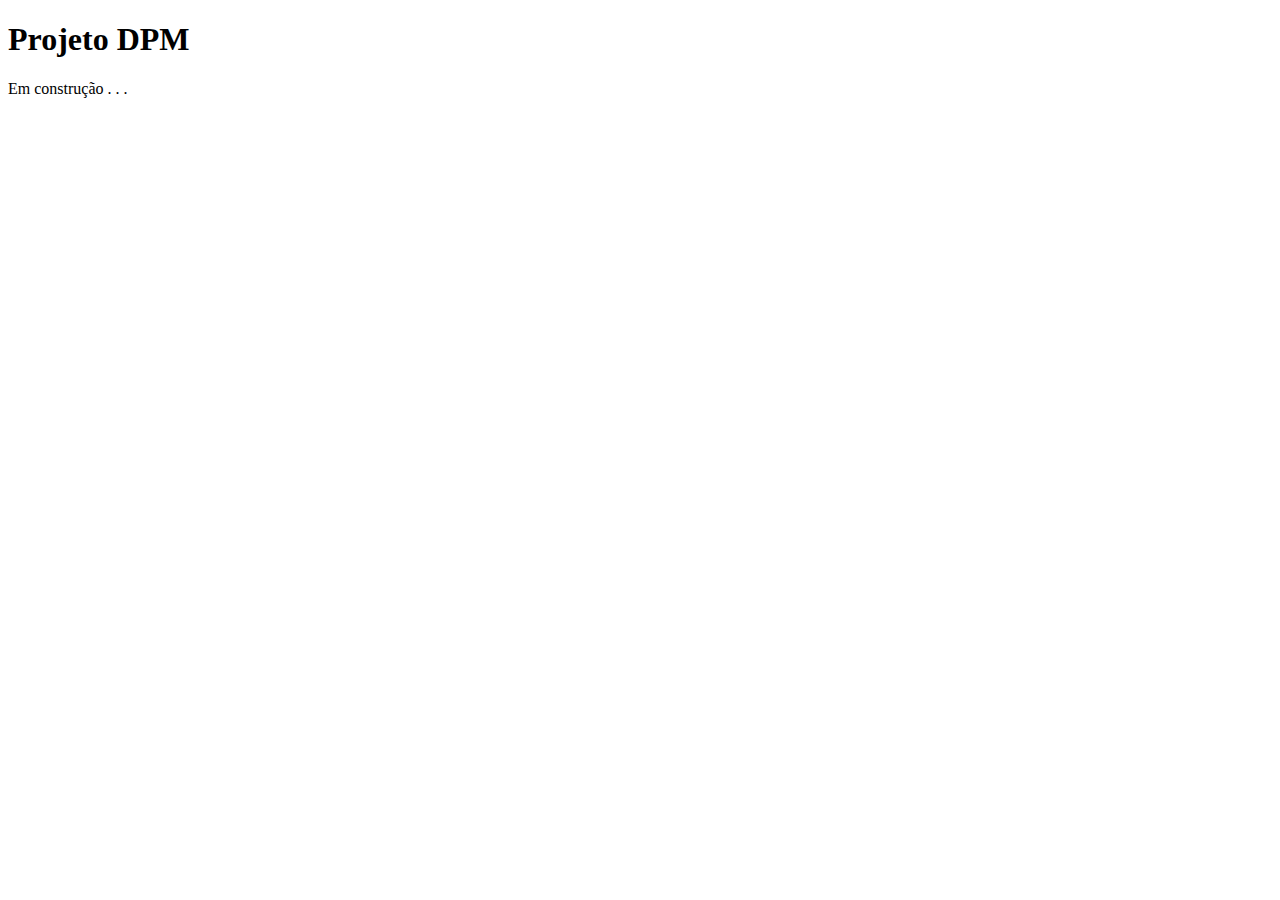
<file: index.html>
<!DOCTYPE html>
<html lang="pt">
<head>
    <meta charset="UTF-8">
    <meta name="viewport" content="width=device-width, initial-scale=1.0">
    <title>Projeto DPM</title>
</head>
<body>
    <h1>Projeto DPM</h1>
    <p>Em construção . . . </p>
</body>
</html>
</file>
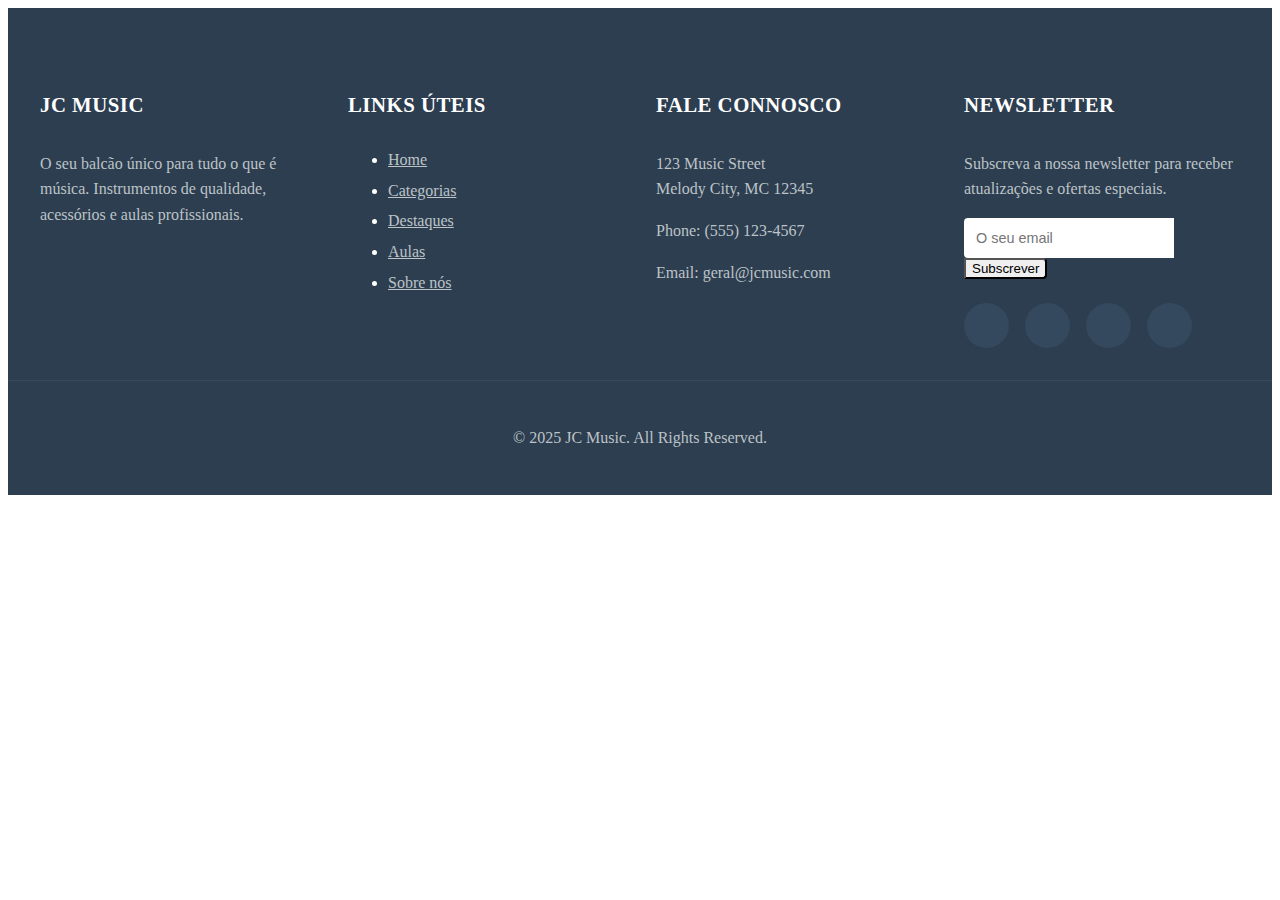
<file: elements/footer/footer.html>
<!DOCTYPE html>
<html lang="en">

<head>
    <meta charset="UTF-8">
    <meta name="viewport" content="width=device-width, initial-scale=1.0">
    <title>Document</title>

    <style>
        /* Footer */
        footer {
            background-color: #2c3e50;
            color: #fff;
            padding: 4rem 0 2rem;
        }

        .footer-container {
            display: grid;
            grid-template-columns: repeat(auto-fit, minmax(250px, 1fr));
            gap: 2rem;
            max-width: 1200px;
            margin: 0 auto;
            padding: 0 1rem;
        }

        .footer-column h3 {
            font-size: 1.3rem;
            font-weight: 700;
            margin-bottom: 1.5rem;
            text-transform: uppercase;
            letter-spacing: 0.5px;
            position: relative;
            padding-bottom: 10px;
        }

        .footer-column h3::after {
            position: absolute;
            left: 0;
            bottom: 0;
            width: 50px;
            height: 2px;
        }

        .footer-column p {
            margin-bottom: 1rem;
            color: #bdc3c7;
            line-height: 1.6;
        }

        .footer-column ul li {
            margin-bottom: 0.8rem;
        }

        .footer-column ul li a {
            color: #bdc3c7;
            transition: color 0.3s ease;
            font-weight: 500;
        }

        .footer-column ul li a:hover {
            color: #f7ba20;
        }

        .newsletter-form {
            display: block;
            margin-bottom: 1.5rem;
            gap: 0;
        }

        .newsletter-form input {
            flex: 1;
            padding: 12px;
            border: none;
            border-radius: 4px 0 0 4px;
            outline: none;
            font-family: 'Montserrat', sans-serif;
            font-size: 0.9rem;
        }

        .newsletter-form button {
            border-radius: 0 4px 4px 0;
        }

        .social-icons {
            display: flex;
            gap: 1rem;
            flex-wrap: wrap;
        }

        .social-icons a {
            display: flex;
            align-items: center;
            justify-content: center;
            width: 45px;
            height: 45px;
            background-color: #34495e;
            border-radius: 50%;
            transition: all 0.3s ease;
            font-size: 1.2rem;
        }

        .social-icons a:hover {
            background-color: #f7ba20;
            transform: translateY(-3px);
        }

        .copyright {
            text-align: center;
            padding-top: 2rem;
            border-top: 1px solid #34495e;
            margin-top: 2rem;
            color: #bdc3c7;
            font-weight: 400;
        }
    </style>
</head>

<body>
    <!-- Footer -->
    <footer id="contact">
        <div class="footer-container">
            <div class="footer-column">
                <h3>JC Music</h3>
                <p>O seu balcão único para tudo o que é música. Instrumentos de qualidade, acessórios e aulas
                    profissionais.</p>
            </div>

            <div class="footer-column">
                <h3>Links Úteis</h3>
                <ul>
                    <li><a href="#">Home</a></li>
                    <li><a href="#instruments">Categorias</a></li>
                    <li><a href="#accessories">Destaques</a></li>
                    <li><a href="#lessons">Aulas</a></li>
                    <li><a href="#about">Sobre nós</a></li>
                </ul>
            </div>

            <div class="footer-column">
                <h3>Fale Connosco</h3>
                <p>123 Music Street<br>Melody City, MC 12345</p>
                <p>Phone: (555) 123-4567</p>
                <p>Email: geral@jcmusic.com</p>
            </div>

            <div class="footer-column">
                <h3>Newsletter</h3>
                <p>Subscreva a nossa newsletter para receber atualizações e ofertas especiais.</p>
                <form class="newsletter-form">
                    <input type="email" placeholder="O seu email" required>
                    <button type="submit" class="btn-small">Subscrever</button>
                </form>
                <div class="social-icons">
                    <a href="#"><i class="fab fa-facebook"></i></a>
                    <a href="#"><i class="fab fa-instagram"></i></a>
                    <a href="#"><i class="fab fa-twitter"></i></a>
                    <a href="#"><i class="fab fa-youtube"></i></a>
                </div>
            </div>
        </div>

        <div class="copyright">
            <p>&copy; 2025 JC Music. All Rights Reserved.</p>
        </div>
    </footer>
</body>

</html>
</file>
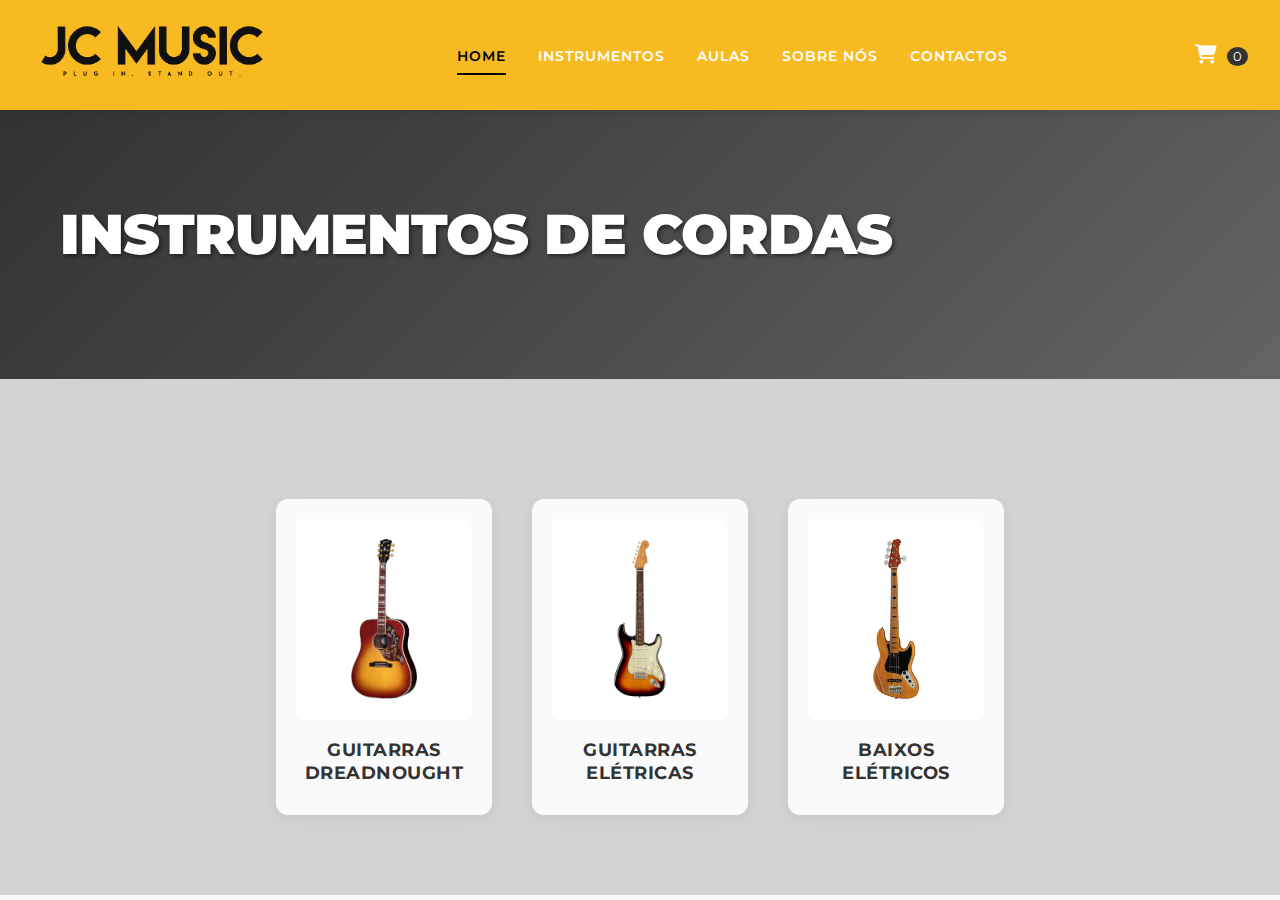
<file: instrumentos/subcategorias/sub-cordas.html>
<!DOCTYPE html>
<html lang="pt-BR">
<head>
    <meta charset="UTF-8">
    <meta name="viewport" content="width=device-width, initial-scale=1.0">
    <title>Instrumentos de Cordas</title>
    <link href="https://cdnjs.cloudflare.com/ajax/libs/font-awesome/6.0.0/css/all.min.css" rel="stylesheet">
    <link href="../../styles/subcategorias.css" rel="stylesheet">
</head>
<body>

    <!-- Header Section -->
    <div id="header-placeholder"></div>

    <section class="header-section">
        <div class="header-content">
            <div class="header-title">
                <h1>Instrumentos de Cordas</h1>
            </div>
        </div>
    </section>

    <!-- Categories Section -->
    <section class="categories-section">
        <div class="categories-container">
            <div class="categories-grid">
                <!-- Guitarras Dreadnought -->
                <div class="category-item">
                    <a href="/instrumentos/browse/cordas/guitarras-dreadnought.html" rel="noopener noreferrer">
                    <div class="category-image">
                        <img src="/assets/images/instrumentos/subcategorias/cordas/dreadnought.png" alt="Guitarra Dreadnought">
                    </div>
                    <div class="category-name">Guitarras Dreadnought</div>
                    </a>
                </div>

                <!-- Guitarras Jumbo -->
                <div class="category-item">
                    <a href="/instrumentos/browse/cordas/guitarras-eletricas.html">
                    <div class="category-image">
                        <img src="/assets/images/instrumentos/subcategorias/cordas/eletrica.png" alt="Guitarra Jumbo">
                    </div>
                    <div class="category-name">Guitarras Elétricas</div>
                    </a>
                </div>

                <!-- Guitarras Folk -->
                <div class="category-item">
                    <a href="/instrumentos/browse/cordas/baixos.html">
                    <div class="category-image">
                        <img src="/assets/images/instrumentos/subcategorias/cordas/baixos.jpg" alt="Guitarra Folk">
                    </div>
                    <div class="category-name">Baixos Elétricos</div>
                    </a>
                </div>
            </div>
        </div>
    </section>
</body>
</html>
<script>
    // Function to load header
    async function loadHeader() {
        try {
            const response = await fetch('../../elements/header/header.html');
            const headerHTML = await response.text();
            document.getElementById('header-placeholder').innerHTML = headerHTML;
        } catch (error) {
            console.error('Error loading header:', error);
        }
    }

    // Load header when page loads
    document.addEventListener('DOMContentLoaded', loadHeader);
</script>
</file>
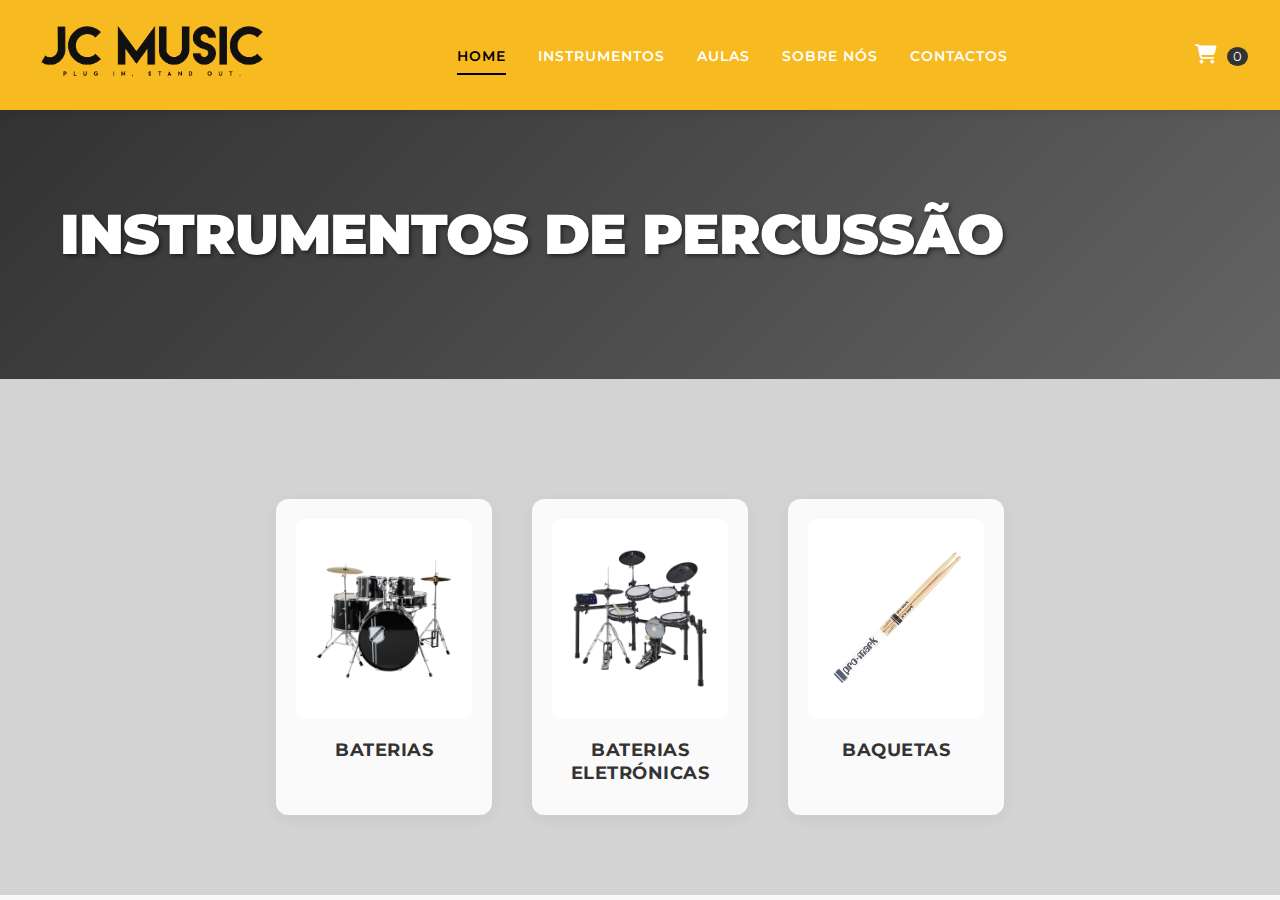
<file: instrumentos/subcategorias/sub-percussao.html>
<!DOCTYPE html>
<html lang="pt-BR">
<head>
    <meta charset="UTF-8">
    <meta name="viewport" content="width=device-width, initial-scale=1.0">
    <title>Instrumentos de Cordas</title>
    <link href="https://cdnjs.cloudflare.com/ajax/libs/font-awesome/6.0.0/css/all.min.css" rel="stylesheet">
    <link href="../../styles/subcategorias.css" rel="stylesheet">
</head>
<body>

    <!-- Header Section -->
    <div id="header-placeholder"></div>

    <section class="header-section">
        <div class="header-content">
            <div class="header-title">
                <h1>Instrumentos de Percussão</h1>
            </div>
        </div>
    </section>

    <!-- Categories Section -->
    <section class="categories-section">
        <div class="categories-container">
            <div class="categories-grid">
                <!-- Baterias -->
                <div class="category-item">
                    <div class="category-image">
                        <img src="/assets/images/instrumentos/subcategorias/percussao/bateria-completa.png" alt="Guitarra Dreadnought">
                    </div>
                    <div class="category-name">Baterias</div>
                </div>

                <!-- Baterias Eletrónicas -->
                <div class="category-item">
                    <div class="category-image">
                        <img src="/assets/images/instrumentos/subcategorias/percussao/bateria-eletronica.png" alt="Guitarra Jumbo">
                    </div>
                    <div class="category-name">Baterias Eletrónicas</div>
                </div>

                <!-- Baquetas -->
                <div class="category-item">
                    <div class="category-image">
                        <img src="/assets/images/instrumentos/subcategorias/percussao/baquetas.png" alt="Guitarra Folk">
                    </div>
                    <div class="category-name">Baquetas</div>
                </div>
            </div>
        </div>
    </section>
</body>
</html>
<script>
    // Function to load header
    async function loadHeader() {
        try {
            const response = await fetch('../../elements/header/header.html');
            const headerHTML = await response.text();
            document.getElementById('header-placeholder').innerHTML = headerHTML;
        } catch (error) {
            console.error('Error loading header:', error);
        }
    }

    // Load header when page loads
    document.addEventListener('DOMContentLoaded', loadHeader);
</script>
</file>
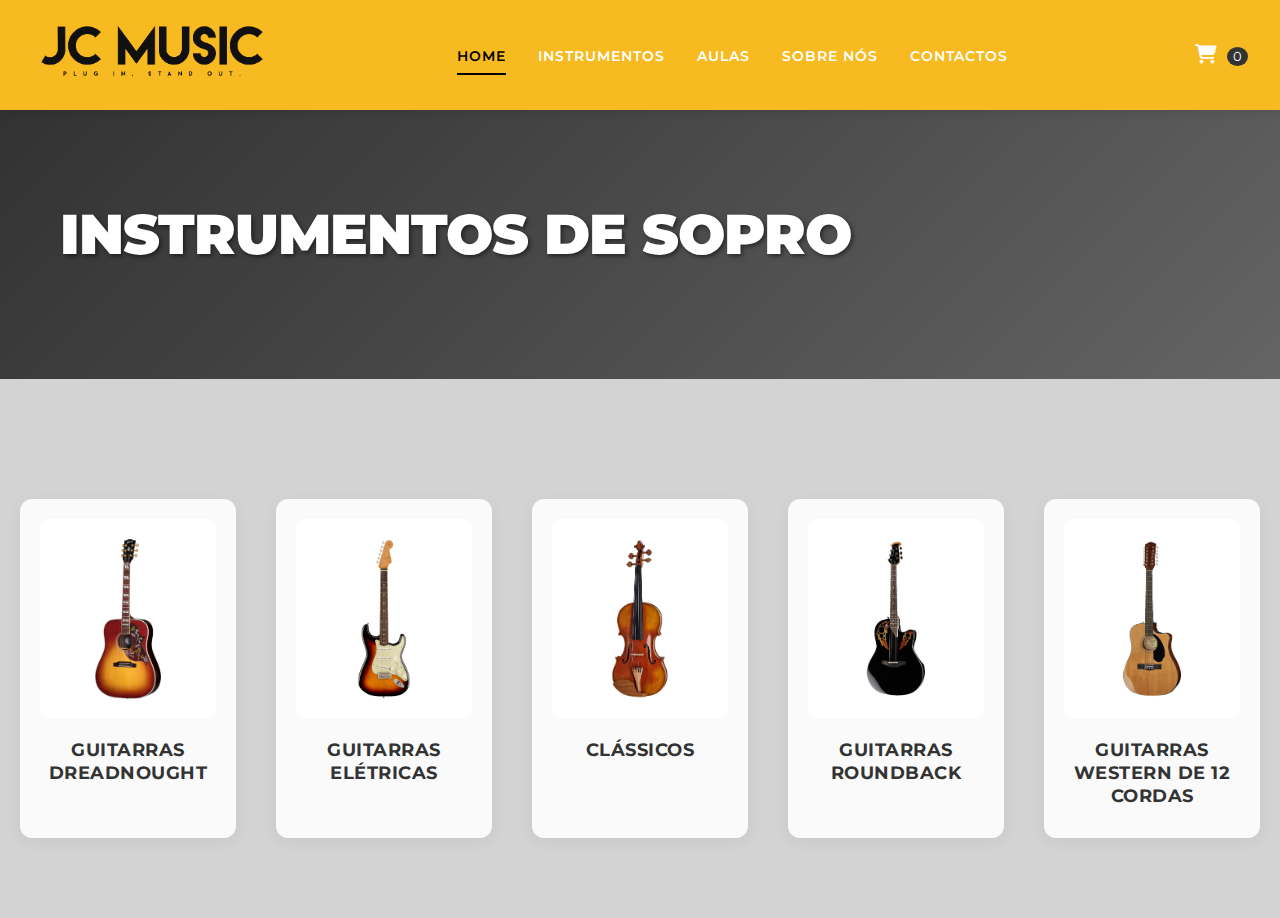
<file: instrumentos/subcategorias/sub-sopros.html>
<!DOCTYPE html>
<html lang="pt-BR">
<head>
    <meta charset="UTF-8">
    <meta name="viewport" content="width=device-width, initial-scale=1.0">
    <title>Instrumentos de Cordas</title>
    <link href="https://cdnjs.cloudflare.com/ajax/libs/font-awesome/6.0.0/css/all.min.css" rel="stylesheet">
    <link href="../../styles/subcategorias.css" rel="stylesheet">
</head>
<body>

    <!-- Header Section -->
    <div id="header-placeholder"></div>

    <section class="header-section">
        <div class="header-content">
            <div class="header-title">
                <h1>Instrumentos de Sopro</h1>
            </div>
        </div>
    </section>

    <!-- Categories Section -->
    <section class="categories-section">
        <div class="categories-container">
            <div class="categories-grid">
                <!-- Guitarras Dreadnought -->
                <div class="category-item">
                    <div class="category-image">
                        <img src="/assets/images/instrumentos/subcategorias/cordas/dreadnought.png" alt="Guitarra Dreadnought">
                    </div>
                    <div class="category-name">Guitarras Dreadnought</div>
                </div>

                <!-- Guitarras Jumbo -->
                <div class="category-item">
                    <div class="category-image">
                        <img src="/assets/images/instrumentos/subcategorias/cordas/eletrica.png" alt="Guitarra Jumbo">
                    </div>
                    <div class="category-name">Guitarras Elétricas</div>
                </div>

                <!-- Guitarras Folk -->
                <div class="category-item">
                    <div class="category-image">
                        <img src="/assets/images/instrumentos/subcategorias/cordas/classicos.png" alt="Guitarra Folk">
                    </div>
                    <div class="category-name">Clássicos</div>
                </div>

                <!-- Guitarras Roundback -->
                <div class="category-item">
                    <div class="category-image">
                        <img src="/assets/images/instrumentos/subcategorias/cordas/roundback.png" alt="Guitarra Roundback">
                    </div>
                    <div class="category-name">Guitarras Roundback</div>
                </div>

                <!-- Guitarras Western de 12 cordas -->
                <div class="category-item">
                    <div class="category-image">
                        <img src="/assets/images/instrumentos/subcategorias/cordas/12cordas.png" alt="Guitarra 12 cordas">
                    </div>
                    <div class="category-name">Guitarras Western de 12 cordas</div>
                </div>
            </div>
        </div>
    </section>
</body>
</html>
<script>
    // Function to load header
    async function loadHeader() {
        try {
            const response = await fetch('../../elements/header/header.html');
            const headerHTML = await response.text();
            document.getElementById('header-placeholder').innerHTML = headerHTML;
        } catch (error) {
            console.error('Error loading header:', error);
        }
    }

    // Load header when page loads
    document.addEventListener('DOMContentLoaded', loadHeader);
</script>
</file>
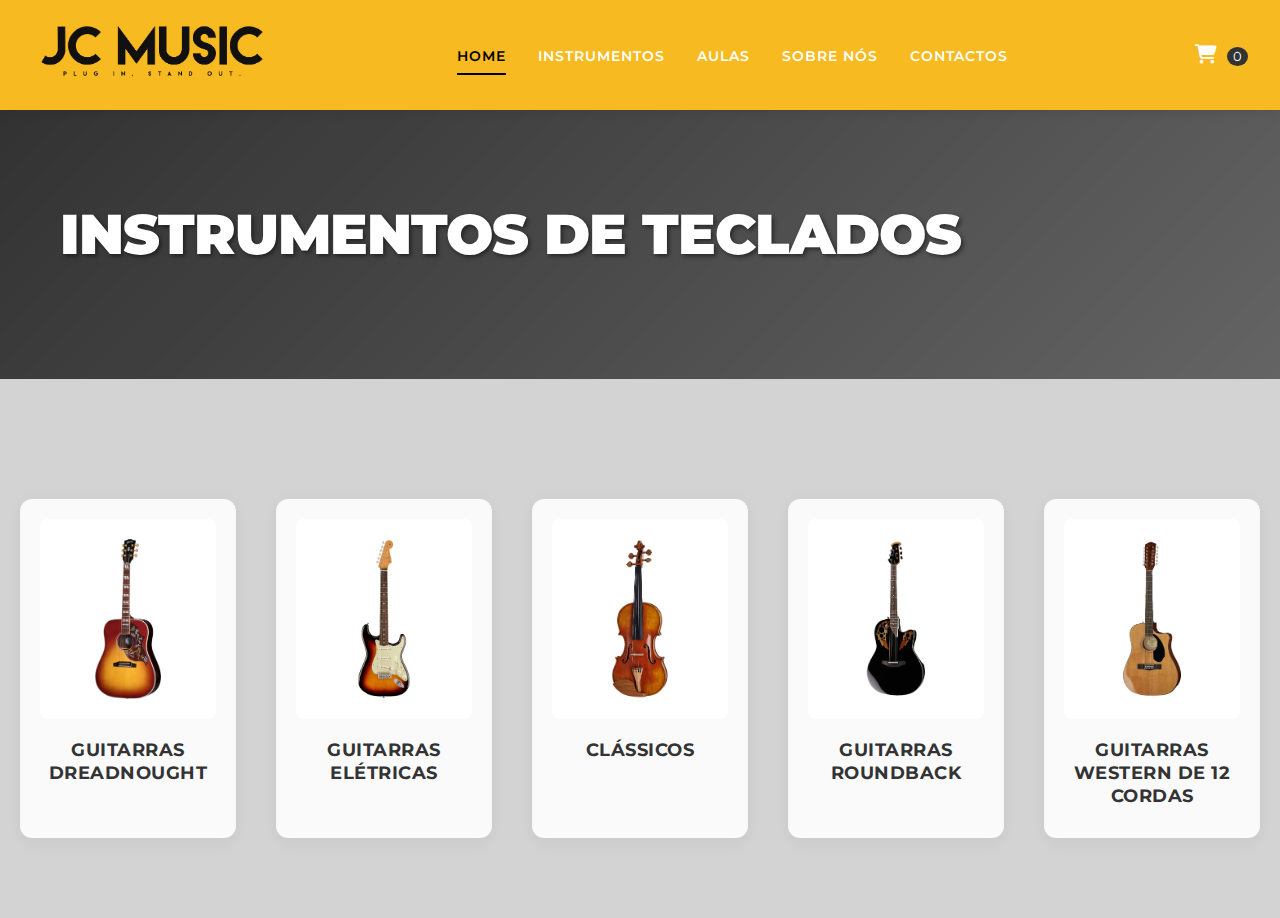
<file: instrumentos/subcategorias/sub-teclados.html>
<!DOCTYPE html>
<html lang="pt-BR">
<head>
    <meta charset="UTF-8">
    <meta name="viewport" content="width=device-width, initial-scale=1.0">
    <title>Instrumentos de Cordas</title>
    <link href="https://cdnjs.cloudflare.com/ajax/libs/font-awesome/6.0.0/css/all.min.css" rel="stylesheet">
    <link href="../../styles/subcategorias.css" rel="stylesheet">
</head>
<body>

    <!-- Header Section -->
    <div id="header-placeholder"></div>

    <section class="header-section">
        <div class="header-content">
            <div class="header-title">
                <h1>Instrumentos de Teclados</h1>
            </div>
        </div>
    </section>

    <!-- Categories Section -->
    <section class="categories-section">
        <div class="categories-container">
            <div class="categories-grid">
                <!-- Guitarras Dreadnought -->
                <div class="category-item">
                    <div class="category-image">
                        <img src="/assets/images/instrumentos/subcategorias/cordas/dreadnought.png" alt="Guitarra Dreadnought">
                    </div>
                    <div class="category-name">Guitarras Dreadnought</div>
                </div>

                <!-- Guitarras Jumbo -->
                <div class="category-item">
                    <div class="category-image">
                        <img src="/assets/images/instrumentos/subcategorias/cordas/eletrica.png" alt="Guitarra Jumbo">
                    </div>
                    <div class="category-name">Guitarras Elétricas</div>
                </div>

                <!-- Guitarras Folk -->
                <div class="category-item">
                    <div class="category-image">
                        <img src="/assets/images/instrumentos/subcategorias/cordas/classicos.png" alt="Guitarra Folk">
                    </div>
                    <div class="category-name">Clássicos</div>
                </div>

                <!-- Guitarras Roundback -->
                <div class="category-item">
                    <div class="category-image">
                        <img src="/assets/images/instrumentos/subcategorias/cordas/roundback.png" alt="Guitarra Roundback">
                    </div>
                    <div class="category-name">Guitarras Roundback</div>
                </div>

                <!-- Guitarras Western de 12 cordas -->
                <div class="category-item">
                    <div class="category-image">
                        <img src="/assets/images/instrumentos/subcategorias/cordas/12cordas.png" alt="Guitarra 12 cordas">
                    </div>
                    <div class="category-name">Guitarras Western de 12 cordas</div>
                </div>
            </div>
        </div>
    </section>
</body>
</html>
<script>
    // Function to load header
    async function loadHeader() {
        try {
            const response = await fetch('../../elements/header/header.html');
            const headerHTML = await response.text();
            document.getElementById('header-placeholder').innerHTML = headerHTML;
        } catch (error) {
            console.error('Error loading header:', error);
        }
    }

    // Load header when page loads
    document.addEventListener('DOMContentLoaded', loadHeader);
</script>
</file>
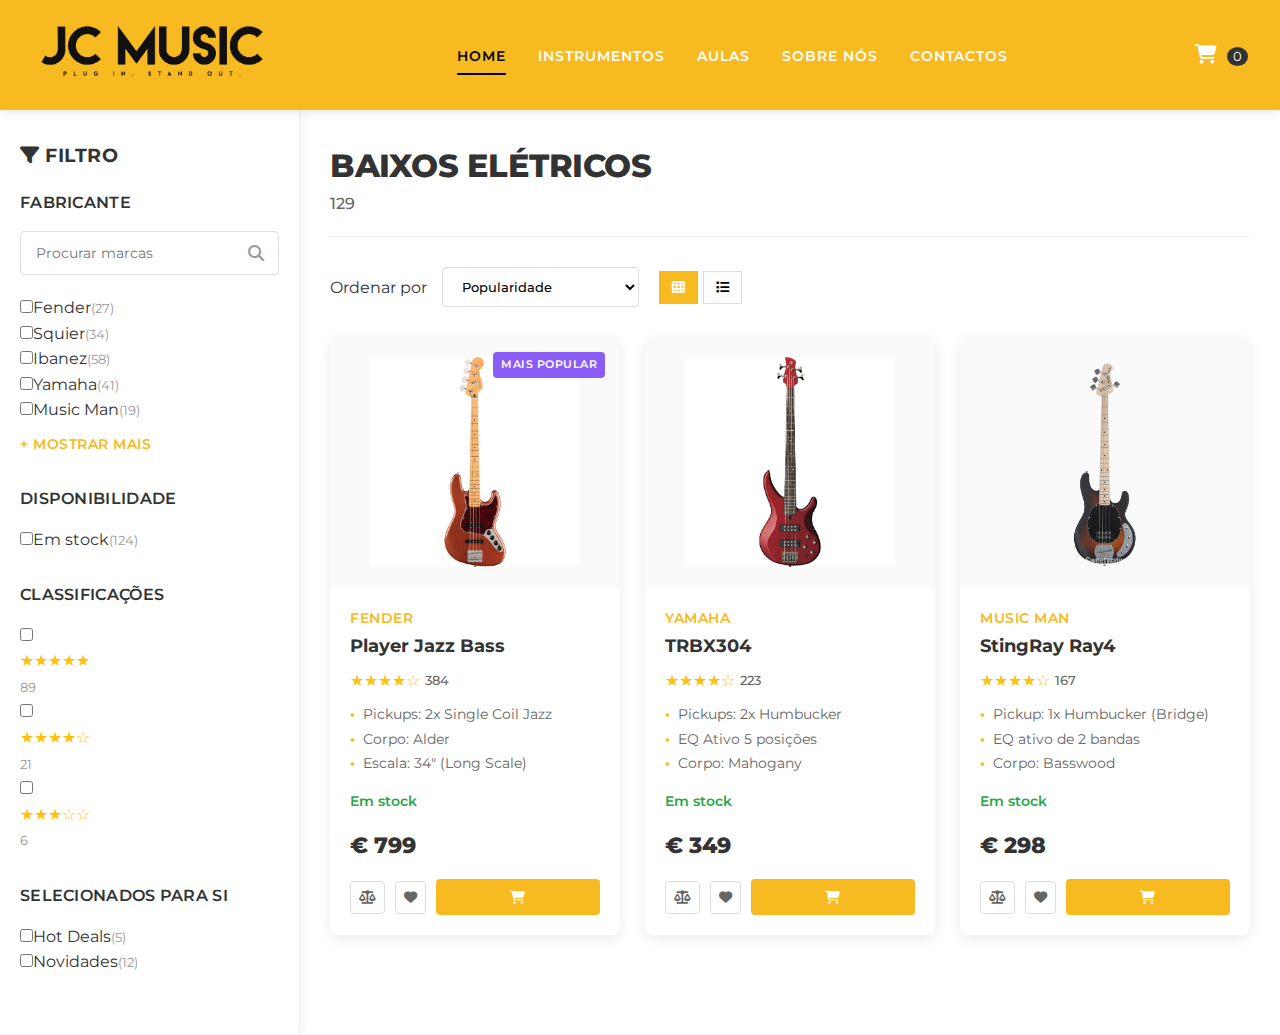
<file: instrumentos/browse/cordas/baixos.html>
<!DOCTYPE html>
<html lang="pt-PT">
<head>
    <meta charset="UTF-8">
    <meta name="viewport" content="width=device-width, initial-scale=1.0">
    <title>Baixos Elétricos</title>
    <link href="https://cdnjs.cloudflare.com/ajax/libs/font-awesome/6.0.0/css/all.min.css" rel="stylesheet">
    <link href="/styles/browse-instrumentos.css" rel="stylesheet">
</head>
<body>
    <div id="header-placeholder"></div>

    <div class="browse-section">
        <aside class="sidebar" id="sidebar">
            <h3><i class="fas fa-filter"></i> Filtro</h3>
            
            <!-- Fabricante -->
            <div class="filter-section">
                <h4>Fabricante</h4>
                <div class="search-box">
                    <input type="text" placeholder="Procurar marcas">
                    <i class="fas fa-search"></i>
                </div>
                <ul class="filter-list">
                    <li><input type="checkbox" id="fender"><label for="fender">Fender</label><span class="filter-count">(27)</span></li>
                    <li><input type="checkbox" id="squier"><label for="squier">Squier</label><span class="filter-count">(34)</span></li>
                    <li><input type="checkbox" id="ibanez"><label for="ibanez">Ibanez</label><span class="filter-count">(58)</span></li>
                    <li><input type="checkbox" id="yamaha"><label for="yamaha">Yamaha</label><span class="filter-count">(41)</span></li>
                    <li><input type="checkbox" id="musicman"><label for="musicman">Music Man</label><span class="filter-count">(19)</span></li>
                </ul>
                <div class="show-more">+ Mostrar Mais</div>
            </div>

            <!-- Disponibilidade -->
            <div class="filter-section">
                <h4>Disponibilidade</h4>
                <ul class="filter-list">
                    <li><input type="checkbox" id="in-stock"><label for="in-stock">Em stock</label><span class="filter-count">(124)</span></li>
                </ul>
            </div>

            <!-- Classificações -->
            <div class="filter-section">
                <h4>Classificações</h4>
                <ul class="filter-list">
                    <li><input type="checkbox" id="5-star"><label for="5-star"><span class="stars">★★★★★</span></label><span class="filter-count">89</span></li>
                    <li><input type="checkbox" id="4-star"><label for="4-star"><span class="stars">★★★★☆</span></label><span class="filter-count">21</span></li>
                    <li><input type="checkbox" id="3-star"><label for="3-star"><span class="stars">★★★☆☆</span></label><span class="filter-count">6</span></li>
                </ul>
            </div>

            <!-- Selecções -->
            <div class="filter-section">
                <h4>Selecionados para si</h4>
                <ul class="filter-list">
                    <li><input type="checkbox" id="hot-deals"><label for="hot-deals">Hot Deals</label><span class="filter-count">(5)</span></li>
                    <li><input type="checkbox" id="new-products"><label for="new-products">Novidades</label><span class="filter-count">(12)</span></li>
                </ul>
            </div>
        </aside>

        <!-- Conteúdo principal -->
        <main class="main-content">
            <div class="content-header">
                <div>
                    <h1 class="content-title">Baixos Elétricos</h1>
                    <span class="result-count">129</span>
                </div>
            </div>

            <div class="content-controls">
                <button class="filter-toggle" onclick="toggleSidebar()"><i class="fas fa-filter"></i> Filtros</button>
                <div class="sort-controls">
                    <label for="sort">Ordenar por</label>
                    <select class="sort-select" id="sort">
                        <option>Popularidade</option>
                        <option>Preço: Baixo para Alto</option>
                        <option>Preço: Alto para Baixo</option>
                        <option>Mais Recente</option>
                        <option>Melhor Avaliado</option>
                    </select>
                </div>
                <div class="view-toggle">
                    <button class="view-btn active"><i class="fas fa-th"></i></button>
                    <button class="view-btn"><i class="fas fa-list"></i></button>
                </div>
            </div>

            <!-- Grelha de instrumentos -->
            <div class="instruments-grid">

                <!-- Baixo 1 -->
                <div class="instrument-card">
                    <div class="badge">MAIS POPULAR</div>
                    <div class="instrument-image">
                        <img src="/assets/images/instrumentos/browse/Baixos/Player Jazz Bass.webp" alt="Fender Player Jazz Bass">
                    </div>
                    <div class="instrument-info">
                        <div class="brand">Fender</div>
                        <h3 class="instrument-name">Player Jazz Bass</h3>
                        <div class="rating">
                            <div class="stars">★★★★☆</div>
                            <span class="rating-count">384</span>
                        </div>
                        <ul class="specs-list">
                            <li>Pickups: 2x Single Coil Jazz</li>
                            <li>Corpo: Alder</li>
                            <li>Escala: 34" (Long Scale)</li>
                        </ul>
                        <div class="stock-status">Em stock</div>
                        <div class="price">€ 799</div>
                        <div class="card-actions">
                            <button class="action-btn"><i class="fas fa-balance-scale"></i></button>
                            <button class="action-btn"><i class="fas fa-heart"></i></button>
                            <button class="cart-btn"><i class="fas fa-shopping-cart"></i></button>
                        </div>
                    </div>
                </div>

                <!-- Baixo 2 -->
                <div class="instrument-card">
                    <div class="instrument-image">
                        <img src="/assets/images/instrumentos/browse/Baixos/TRBX304.jpg" alt="Yamaha TRBX304">
                    </div>
                    <div class="instrument-info">
                        <div class="brand">Yamaha</div>
                        <h3 class="instrument-name">TRBX304</h3>
                        <div class="rating">
                            <div class="stars">★★★★☆</div>
                            <span class="rating-count">223</span>
                        </div>
                        <ul class="specs-list">
                            <li>Pickups: 2x Humbucker</li>
                            <li>EQ Ativo 5 posições</li>
                            <li>Corpo: Mahogany</li>
                        </ul>
                        <div class="stock-status">Em stock</div>
                        <div class="price">€ 349</div>
                        <div class="card-actions">
                            <button class="action-btn"><i class="fas fa-balance-scale"></i></button>
                            <button class="action-btn"><i class="fas fa-heart"></i></button>
                            <button class="cart-btn"><i class="fas fa-shopping-cart"></i></button>
                        </div>
                    </div>
                </div>

                <!-- Baixo 3 -->
                <div class="instrument-card">
                    <div class="instrument-image">
                        <img src="/assets/images/instrumentos/browse/Baixos/StingRay Ray4.webp" alt="Sterling by Music Man StingRay Ray4">
                    </div>
                    <div class="instrument-info">
                        <div class="brand">Music Man</div>
                        <h3 class="instrument-name">StingRay Ray4</h3>
                        <div class="rating">
                            <div class="stars">★★★★☆</div>
                            <span class="rating-count">167</span>
                        </div>
                        <ul class="specs-list">
                            <li>Pickup: 1x Humbucker (Bridge)</li>
                            <li>EQ ativo de 2 bandas</li>
                            <li>Corpo: Basswood</li>
                        </ul>
                        <div class="stock-status">Em stock</div>
                        <div class="price">€ 298</div>
                        <div class="card-actions">
                            <button class="action-btn"><i class="fas fa-balance-scale"></i></button>
                            <button class="action-btn"><i class="fas fa-heart"></i></button>
                            <button class="cart-btn"><i class="fas fa-shopping-cart"></i></button>
                        </div>
                    </div>
                </div>

            </div>
        </main>
    </div>

    <script>
        async function loadHeader() {
            try {
                const response = await fetch('/elements/header/header.html');
                const headerHTML = await response.text();
                document.getElementById('header-placeholder').innerHTML = headerHTML;
                initializeMenuToggle();
            } catch (error) {
                console.error('Erro ao carregar o cabeçalho:', error);
            }
        }
        document.addEventListener('DOMContentLoaded', loadHeader);
    </script>
</body>
</html>
</file>
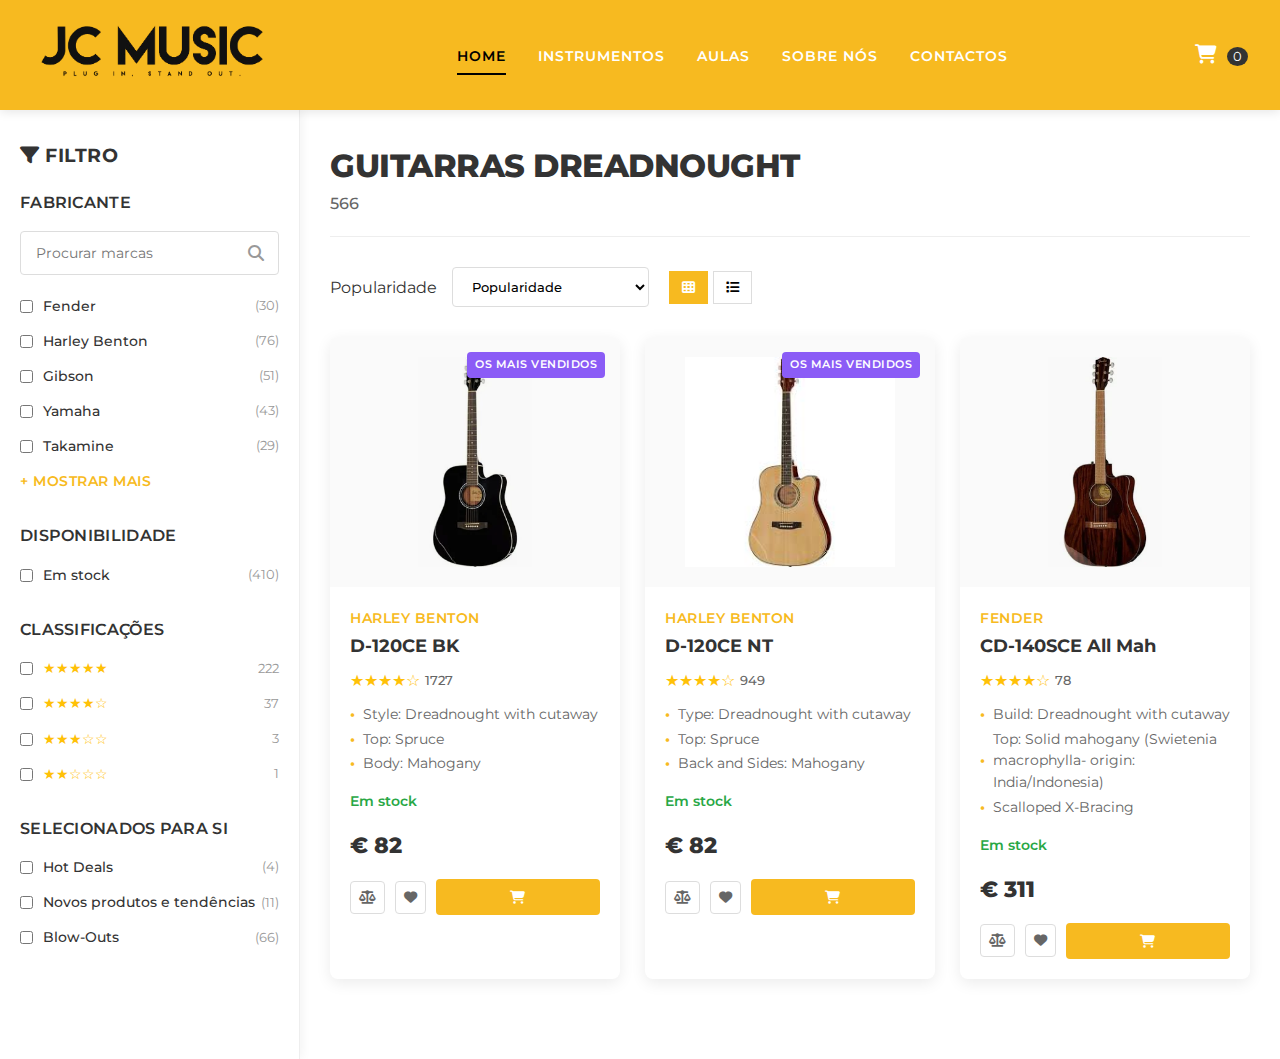
<file: instrumentos/browse/cordas/guitarras-dreadnought.html>
<!DOCTYPE html>
<html lang="pt-PT">
<head>
    <meta charset="UTF-8">
    <meta name="viewport" content="width=device-width, initial-scale=1.0">
    <title>Guitarras Acústicas</title>
    <link href="https://cdnjs.cloudflare.com/ajax/libs/font-awesome/6.0.0/css/all.min.css" rel="stylesheet">
    <link href="/styles/browse-instrumentos.css" rel="stylesheet">
</head>
<body>
    <!-- Header will be loaded here -->
    <div id="header-placeholder"></div>

    <div class="browse-section">
        <!-- Sidebar -->
        <aside class="sidebar" id="sidebar">
            <h3><i class="fas fa-filter"></i> Filtro</h3>
            
            <!-- Brand Filter -->
            <div class="filter-section">
                <h4>Fabricante</h4>
                <div class="search-box">
                    <input type="text" placeholder="Procurar marcas">
                    <i class="fas fa-search"></i>
                </div>
                <ul class="filter-list">
                    <li class="filter-item">
                        <input type="checkbox" id="fender">
                        <label for="fender">Fender</label>
                        <span class="filter-count">(30)</span>
                    </li>
                    <li class="filter-item">
                        <input type="checkbox" id="harley">
                        <label for="harley">Harley Benton</label>
                        <span class="filter-count">(76)</span>
                    </li>
                    <li class="filter-item">
                        <input type="checkbox" id="gibson">
                        <label for="gibson">Gibson</label>
                        <span class="filter-count">(51)</span>
                    </li>
                    <li class="filter-item">
                        <input type="checkbox" id="yamaha">
                        <label for="yamaha">Yamaha</label>
                        <span class="filter-count">(43)</span>
                    </li>
                    <li class="filter-item">
                        <input type="checkbox" id="takamine">
                        <label for="takamine">Takamine</label>
                        <span class="filter-count">(29)</span>
                    </li>
                </ul>
                <div class="show-more">+ Mostrar Mais</div>
            </div>

            <!-- Availability -->
            <div class="filter-section">
                <h4>Disponibilidade</h4>
                <ul class="filter-list">
                    <li class="filter-item">
                        <input type="checkbox" id="in-stock">
                        <label for="in-stock">Em stock</label>
                        <span class="filter-count">(410)</span>
                    </li>
                </ul>
            </div>

            <!-- Ratings -->
            <div class="filter-section">
                <h4>Classificações</h4>
                <ul class="filter-list">
                    <li class="filter-item">
                        <input type="checkbox" id="5-star">
                        <label for="5-star">
                            <span class="stars">★★★★★</span>
                        </label>
                        <span class="filter-count">222</span>
                    </li>
                    <li class="filter-item">
                        <input type="checkbox" id="4-star">
                        <label for="4-star">
                            <span class="stars">★★★★☆</span>
                        </label>
                        <span class="filter-count">37</span>
                    </li>
                    <li class="filter-item">
                        <input type="checkbox" id="3-star">
                        <label for="3-star">
                            <span class="stars">★★★☆☆</span>
                        </label>
                        <span class="filter-count">3</span>
                    </li>
                    <li class="filter-item">
                        <input type="checkbox" id="2-star">
                        <label for="2-star">
                            <span class="stars">★★☆☆☆</span>
                        </label>
                        <span class="filter-count">1</span>
                    </li>
                </ul>
            </div>

            <!-- Special Selections -->
            <div class="filter-section">
                <h4>Selecionados para si</h4>
                <ul class="filter-list">
                    <li class="filter-item">
                        <input type="checkbox" id="hot-deals">
                        <label for="hot-deals">Hot Deals</label>
                        <span class="filter-count">(4)</span>
                    </li>
                    <li class="filter-item">
                        <input type="checkbox" id="new-products">
                        <label for="new-products">Novos produtos e tendências</label>
                        <span class="filter-count">(11)</span>
                    </li>
                    <li class="filter-item">
                        <input type="checkbox" id="blow-outs">
                        <label for="blow-outs">Blow-Outs</label>
                        <span class="filter-count">(66)</span>
                    </li>
                </ul>
            </div>
        </aside>

        <!-- Main Content -->
        <main class="main-content">
            <div class="content-header">
                <div>
                    <h1 class="content-title">Guitarras Dreadnought</h1>
                    <span class="result-count">566</span>
                </div>
            </div>

            <div class="content-controls">
                <button class="filter-toggle" onclick="toggleSidebar()"> 
                    <i class="fas fa-filter"></i> Filtros
                </button>
                <div class="sort-controls">
                    <label for="sort">Popularidade</label>
                    <select class="sort-select" id="sort">
                        <option>Popularidade</option>
                        <option>Preço: Baixo para Alto</option>
                        <option>Preço: Alto para Baixo</option>
                        <option>Mais Recente</option>
                        <option>Melhor Avaliado</option>
                    </select>
                </div>
                <div class="view-toggle">
                    <button class="view-btn active"><i class="fas fa-th"></i></button>
                    <button class="view-btn"><i class="fas fa-list"></i></button>
                </div>
            </div>

            <!-- Instruments Grid -->
            <div class="instruments-grid">
                <!-- Guitar 1 -->
                <div class="instrument-card">
                    <div class="badge">OS MAIS VENDIDOS</div>
                    <div class="instrument-image">
                        <img src="/assets/images/instrumentos/browse/GuitarrasDreadnought/D-120CE BK.webp" alt="Harley Benton D-120CE BK">
                    </div>
                    <div class="instrument-info">
                        <div class="brand">Harley Benton</div>
                        <h3 class="instrument-name">D-120CE BK</h3>
                        <div class="rating">
                            <div class="stars">★★★★☆</div>
                            <span class="rating-count">1727</span>
                        </div>
                        <ul class="specs-list">
                            <li>Style: Dreadnought with cutaway</li>
                            <li>Top: Spruce</li>
                            <li>Body: Mahogany</li>
                        </ul>
                        <div class="stock-status">Em stock</div>
                        <div class="price">€ 82</div>
                        <div class="card-actions">
                            <button class="action-btn"><i class="fas fa-balance-scale"></i></button>
                            <button class="action-btn"><i class="fas fa-heart"></i></button>
                            <button class="cart-btn"><i class="fas fa-shopping-cart"></i></button>
                        </div>
                    </div>
                </div>

                <!-- Guitar 2 -->
                <div class="instrument-card">
                    <div class="badge">OS MAIS VENDIDOS</div>
                    <div class="instrument-image">
                        <img src="/assets/images/instrumentos/browse/GuitarrasDreadnought/D-120CE NT.jpg" alt="Harley Benton D-120CE NT">
                    </div>
                    <div class="instrument-info">
                        <div class="brand">Harley Benton</div>
                        <h3 class="instrument-name">D-120CE NT</h3>
                        <div class="rating">
                            <div class="stars">★★★★☆</div>
                            <span class="rating-count">949</span>
                        </div>
                        <ul class="specs-list">
                            <li>Type: Dreadnought with cutaway</li>
                            <li>Top: Spruce</li>
                            <li>Back and Sides: Mahogany</li>
                        </ul>
                        <div class="stock-status">Em stock</div>
                        <div class="price">€ 82</div>
                        <div class="card-actions">
                            <button class="action-btn"><i class="fas fa-balance-scale"></i></button>
                            <button class="action-btn"><i class="fas fa-heart"></i></button>
                            <button class="cart-btn"><i class="fas fa-shopping-cart"></i></button>
                        </div>
                    </div>
                </div>

                <!-- Guitar 3 -->
                <div class="instrument-card">
                    <div class="instrument-image">
                        <img src="/assets/images/instrumentos/browse/GuitarrasDreadnought/CD-140SCE All Mah.webp" alt="Fender CD-140SCE All Mah">
                    </div>
                    <div class="instrument-info">
                        <div class="brand">Fender</div>
                        <h3 class="instrument-name">CD-140SCE All Mah</h3>
                        <div class="rating">
                            <div class="stars">★★★★☆</div>
                            <span class="rating-count">78</span>
                        </div>
                        <ul class="specs-list">
                            <li>Build: Dreadnought with cutaway</li>
                            <li>Top: Solid mahogany (Swietenia macrophylla- origin: India/Indonesia)</li>
                            <li>Scalloped X-Bracing</li>
                        </ul>
                        <div class="stock-status">Em stock</div>
                        <div class="price">€ 311</div>
                        <div class="card-actions">
                            <button class="action-btn"><i class="fas fa-balance-scale"></i></button>
                            <button class="action-btn"><i class="fas fa-heart"></i></button>
                            <button class="cart-btn"><i class="fas fa-shopping-cart"></i></button>
                        </div>
                    </div>
                </div>
            </div>
            
        </main>
    </div>
</body>
</html>
<script>

    // Function to load header
    async function loadHeader() {
        try {
            const response = await fetch('/elements/header/header.html');
            const headerHTML = await response.text();
            document.getElementById('header-placeholder').innerHTML = headerHTML;

            // After header is loaded, initialize event listeners
            initializeMenuToggle();
        } catch (error) {
            console.error('Error loading header:', error);
        }
    }

    // Load header when page loads
    document.addEventListener('DOMContentLoaded', loadHeader);
</script>
</file>
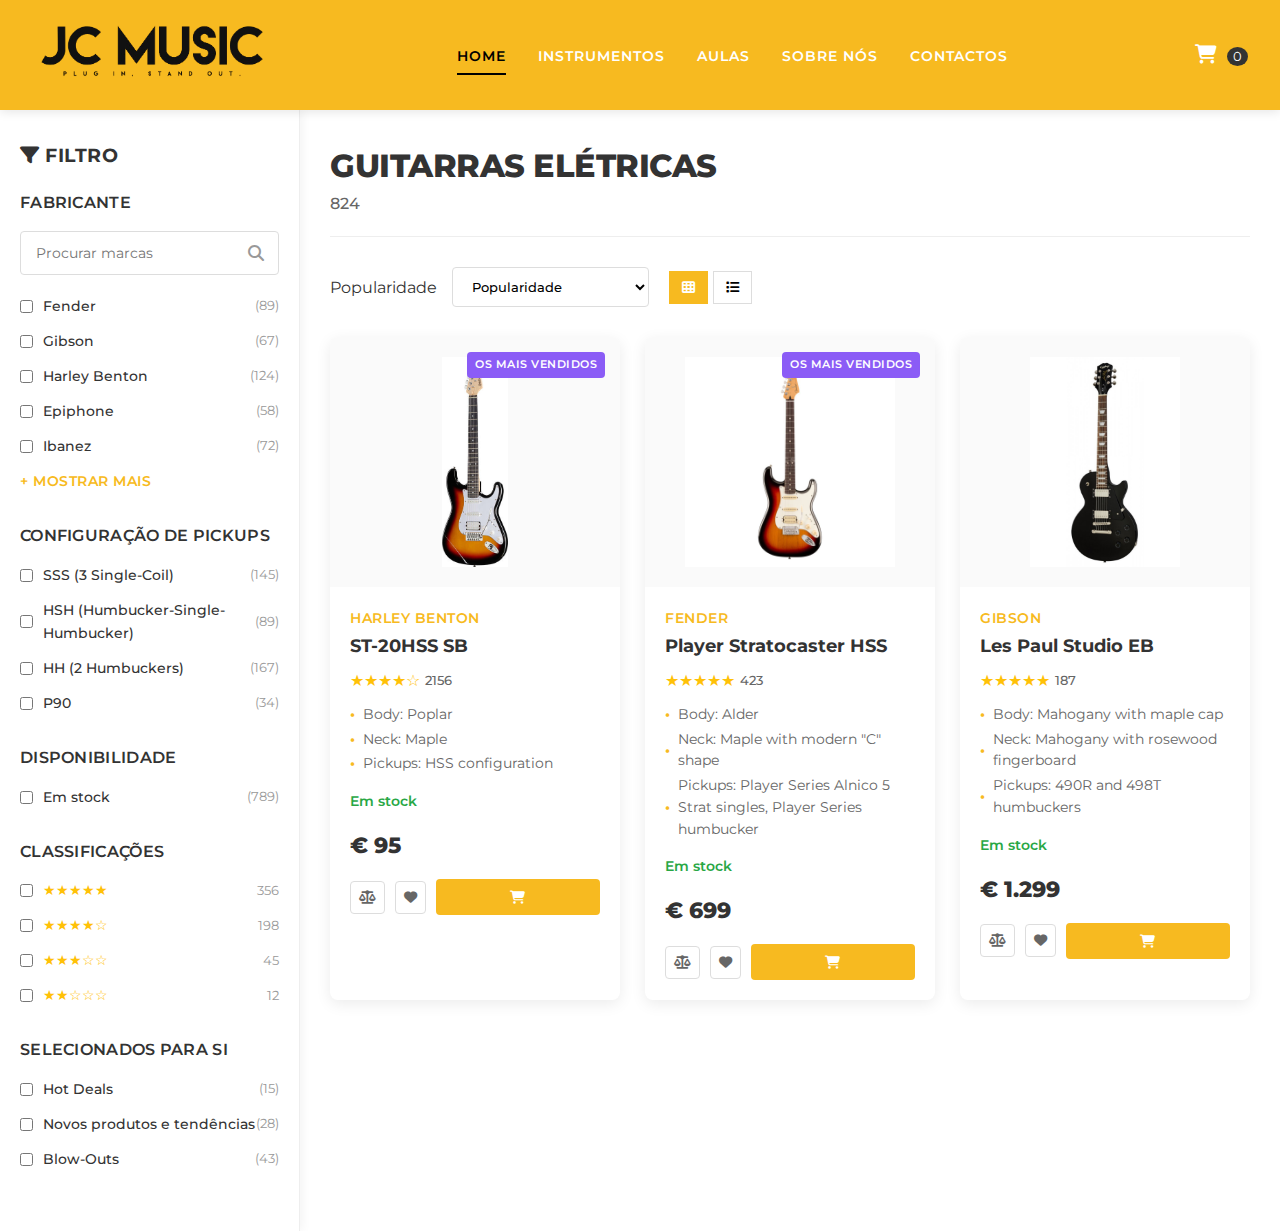
<file: instrumentos/browse/cordas/guitarras-eletricas.html>
<!DOCTYPE html>
<html lang="pt-PT">
<head>
    <meta charset="UTF-8">
    <meta name="viewport" content="width=device-width, initial-scale=1.0">
    <title>Guitarras Elétricas</title>
    <link href="https://cdnjs.cloudflare.com/ajax/libs/font-awesome/6.0.0/css/all.min.css" rel="stylesheet">
    <link href="/styles/browse-instrumentos.css" rel="stylesheet">
</head>
<body>
    <!-- Header will be loaded here -->
    <div id="header-placeholder"></div>

    <div class="browse-section">
        <!-- Sidebar -->
        <aside class="sidebar" id="sidebar">
            <h3><i class="fas fa-filter"></i> Filtro</h3>
            
            <!-- Brand Filter -->
            <div class="filter-section">
                <h4>Fabricante</h4>
                <div class="search-box">
                    <input type="text" placeholder="Procurar marcas">
                    <i class="fas fa-search"></i>
                </div>
                <ul class="filter-list">
                    <li class="filter-item">
                        <input type="checkbox" id="fender">
                        <label for="fender">Fender</label>
                        <span class="filter-count">(89)</span>
                    </li>
                    <li class="filter-item">
                        <input type="checkbox" id="gibson">
                        <label for="gibson">Gibson</label>
                        <span class="filter-count">(67)</span>
                    </li>
                    <li class="filter-item">
                        <input type="checkbox" id="harley">
                        <label for="harley">Harley Benton</label>
                        <span class="filter-count">(124)</span>
                    </li>
                    <li class="filter-item">
                        <input type="checkbox" id="epiphone">
                        <label for="epiphone">Epiphone</label>
                        <span class="filter-count">(58)</span>
                    </li>
                    <li class="filter-item">
                        <input type="checkbox" id="ibanez">
                        <label for="ibanez">Ibanez</label>
                        <span class="filter-count">(72)</span>
                    </li>
                </ul>
                <div class="show-more">+ Mostrar Mais</div>
            </div>

            <!-- Pickup Configuration -->
            <div class="filter-section">
                <h4>Configuração de Pickups</h4>
                <ul class="filter-list">
                    <li class="filter-item">
                        <input type="checkbox" id="sss">
                        <label for="sss">SSS (3 Single-Coil)</label>
                        <span class="filter-count">(145)</span>
                    </li>
                    <li class="filter-item">
                        <input type="checkbox" id="hsh">
                        <label for="hsh">HSH (Humbucker-Single-Humbucker)</label>
                        <span class="filter-count">(89)</span>
                    </li>
                    <li class="filter-item">
                        <input type="checkbox" id="hh">
                        <label for="hh">HH (2 Humbuckers)</label>
                        <span class="filter-count">(167)</span>
                    </li>
                    <li class="filter-item">
                        <input type="checkbox" id="p90">
                        <label for="p90">P90</label>
                        <span class="filter-count">(34)</span>
                    </li>
                </ul>
            </div>

            <!-- Availability -->
            <div class="filter-section">
                <h4>Disponibilidade</h4>
                <ul class="filter-list">
                    <li class="filter-item">
                        <input type="checkbox" id="in-stock">
                        <label for="in-stock">Em stock</label>
                        <span class="filter-count">(789)</span>
                    </li>
                </ul>
            </div>

            <!-- Ratings -->
            <div class="filter-section">
                <h4>Classificações</h4>
                <ul class="filter-list">
                    <li class="filter-item">
                        <input type="checkbox" id="5-star">
                        <label for="5-star">
                            <span class="stars">★★★★★</span>
                        </label>
                        <span class="filter-count">356</span>
                    </li>
                    <li class="filter-item">
                        <input type="checkbox" id="4-star">
                        <label for="4-star">
                            <span class="stars">★★★★☆</span>
                        </label>
                        <span class="filter-count">198</span>
                    </li>
                    <li class="filter-item">
                        <input type="checkbox" id="3-star">
                        <label for="3-star">
                            <span class="stars">★★★☆☆</span>
                        </label>
                        <span class="filter-count">45</span>
                    </li>
                    <li class="filter-item">
                        <input type="checkbox" id="2-star">
                        <label for="2-star">
                            <span class="stars">★★☆☆☆</span>
                        </label>
                        <span class="filter-count">12</span>
                    </li>
                </ul>
            </div>

            <!-- Special Selections -->
            <div class="filter-section">
                <h4>Selecionados para si</h4>
                <ul class="filter-list">
                    <li class="filter-item">
                        <input type="checkbox" id="hot-deals">
                        <label for="hot-deals">Hot Deals</label>
                        <span class="filter-count">(15)</span>
                    </li>
                    <li class="filter-item">
                        <input type="checkbox" id="new-products">
                        <label for="new-products">Novos produtos e tendências</label>
                        <span class="filter-count">(28)</span>
                    </li>
                    <li class="filter-item">
                        <input type="checkbox" id="blow-outs">
                        <label for="blow-outs">Blow-Outs</label>
                        <span class="filter-count">(43)</span>
                    </li>
                </ul>
            </div>
        </aside>

        <!-- Main Content -->
        <main class="main-content">
            <div class="content-header">
                <div>
                    <h1 class="content-title">Guitarras Elétricas</h1>
                    <span class="result-count">824</span>
                </div>
            </div>

            <div class="content-controls">
                <button class="filter-toggle" onclick="toggleSidebar()"> 
                    <i class="fas fa-filter"></i> Filtros
                </button>
                <div class="sort-controls">
                    <label for="sort">Popularidade</label>
                    <select class="sort-select" id="sort">
                        <option>Popularidade</option>
                        <option>Preço: Baixo para Alto</option>
                        <option>Preço: Alto para Baixo</option>
                        <option>Mais Recente</option>
                        <option>Melhor Avaliado</option>
                    </select>
                </div>
                <div class="view-toggle">
                    <button class="view-btn active"><i class="fas fa-th"></i></button>
                    <button class="view-btn"><i class="fas fa-list"></i></button>
                </div>
            </div>

            <!-- Instruments Grid -->
            <div class="instruments-grid">
                <!-- Guitar 1 -->
                <div class="instrument-card">
                    <div class="badge">OS MAIS VENDIDOS</div>
                    <div class="instrument-image">
                        <img src="/assets/images/instrumentos/browse/GuitarrasEletricas/ST-20HSS SB.jpg" alt="Harley Benton ST-20HSS SB">
                    </div>
                    <div class="instrument-info">
                        <div class="brand">Harley Benton</div>
                        <h3 class="instrument-name">ST-20HSS SB</h3>
                        <div class="rating">
                            <div class="stars">★★★★☆</div>
                            <span class="rating-count">2156</span>
                        </div>
                        <ul class="specs-list">
                            <li>Body: Poplar</li>
                            <li>Neck: Maple</li>
                            <li>Pickups: HSS configuration</li>
                        </ul>
                        <div class="stock-status">Em stock</div>
                        <div class="price">€ 95</div>
                        <div class="card-actions">
                            <button class="action-btn"><i class="fas fa-balance-scale"></i></button>
                            <button class="action-btn"><i class="fas fa-heart"></i></button>
                            <button class="cart-btn"><i class="fas fa-shopping-cart"></i></button>
                        </div>
                    </div>
                </div>

                <!-- Guitar 2 -->
                <div class="instrument-card">
                    <div class="badge">OS MAIS VENDIDOS</div>
                    <div class="instrument-image">
                        <img src="/assets/images/instrumentos/browse/GuitarrasEletricas/Player Stratocaster HSS.webp" alt="Fender Player Stratocaster HSS">
                    </div>
                    <div class="instrument-info">
                        <div class="brand">Fender</div>
                        <h3 class="instrument-name">Player Stratocaster HSS</h3>
                        <div class="rating">
                            <div class="stars">★★★★★</div>
                            <span class="rating-count">423</span>
                        </div>
                        <ul class="specs-list">
                            <li>Body: Alder</li>
                            <li>Neck: Maple with modern "C" shape</li>
                            <li>Pickups: Player Series Alnico 5 Strat singles, Player Series humbucker</li>
                        </ul>
                        <div class="stock-status">Em stock</div>
                        <div class="price">€ 699</div>
                        <div class="card-actions">
                            <button class="action-btn"><i class="fas fa-balance-scale"></i></button>
                            <button class="action-btn"><i class="fas fa-heart"></i></button>
                            <button class="cart-btn"><i class="fas fa-shopping-cart"></i></button>
                        </div>
                    </div>
                </div>

                <!-- Guitar 3 -->
                <div class="instrument-card">
                    <div class="instrument-image">
                        <img src="/assets/images/instrumentos/browse/GuitarrasEletricas/Les Paul Studio EB.jpg" alt="Gibson Les Paul Studio EB">
                    </div>
                    <div class="instrument-info">
                        <div class="brand">Gibson</div>
                        <h3 class="instrument-name">Les Paul Studio EB</h3>
                        <div class="rating">
                            <div class="stars">★★★★★</div>
                            <span class="rating-count">187</span>
                        </div>
                        <ul class="specs-list">
                            <li>Body: Mahogany with maple cap</li>
                            <li>Neck: Mahogany with rosewood fingerboard</li>
                            <li>Pickups: 490R and 498T humbuckers</li>
                        </ul>
                        <div class="stock-status">Em stock</div>
                        <div class="price">€ 1.299</div>
                        <div class="card-actions">
                            <button class="action-btn"><i class="fas fa-balance-scale"></i></button>
                            <button class="action-btn"><i class="fas fa-heart"></i></button>
                            <button class="cart-btn"><i class="fas fa-shopping-cart"></i></button>
                        </div>
                    </div>
                </div>
            </div>
        </main>
    </div>

    <script>
        // Function to initialize the mobile menu toggle
        function initializeMenuToggle() {
            const menuToggle = document.getElementById('menu-toggle');
            const navLinks = document.querySelector('.nav-links');

            if (menuToggle && navLinks) {
                menuToggle.addEventListener('click', () => {
                    navLinks.classList.toggle('show');
                });
            } else {
                console.warn('Menu toggle or nav links not found.');
            }
        }

        // Function to toggle sidebar visibility
        function toggleSidebar() {
            const sidebar = document.getElementById('sidebar');
            sidebar.classList.toggle('show');
        }

        // Function to load header
        async function loadHeader() {
            try {
                const response = await fetch('/elements/header/header.html');
                const headerHTML = await response.text();
                document.getElementById('header-placeholder').innerHTML = headerHTML;

                // After header is loaded, initialize event listeners
                initializeMenuToggle();
            } catch (error) {
                console.error('Error loading header:', error);
            }
        }

        // Load header when page loads
        document.addEventListener('DOMContentLoaded', loadHeader);
    </script>
</body>
</html>
</file>
<file: styles/subcategorias.css>
/* Base Styles */
@import url('https://fonts.googleapis.com/css2?family=Montserrat:wght@300;400;500;600;700;800;900&display=swap');

* {
    margin: 0;
    padding: 0;
    box-sizing: border-box;
}

body {
    font-family: 'Montserrat', sans-serif;
    line-height: 1.6;
    color: #333;
    background-color: #f9f9f9;
}

/* Header Section */
.header-section {
    background: linear-gradient(135deg, rgba(0, 0, 0, 0.8), rgba(0, 0, 0, 0.6)),
        url('https://images.unsplash.com/photo-1493225457124-a3eb161ffa5f?w=1200&h=400&fit=crop') center/cover;
    color: white;
    padding: 80px 0;
    position: relative;
    height: auto;
}

.header-content {
    max-width: 1200px;
    margin: 0 auto;
    padding: 0 20px;
    display: flex;
    justify-content: space-between;
    align-items: center;
}

.header-title {
    flex: 1;
}

.header-title h1 {
    font-size: 3.5rem;
    font-weight: 900;
    text-transform: uppercase;
    letter-spacing: -1px;
    margin-bottom: 20px;
    text-shadow: 2px 2px 4px rgba(0, 0, 0, 0.5);
}

.advisor-avatars {
    display: flex;
    gap: -5px;
}

.avatar {
    width: 45px;
    height: 45px;
    border-radius: 50%;
    border: 3px solid white;
    background: linear-gradient(135deg, #f7ba20, #e5a810);
    display: flex;
    align-items: center;
    justify-content: center;
    color: white;
    font-weight: 700;
    margin-left: -10px;
    box-shadow: 0 4px 10px rgba(0, 0, 0, 0.3);
}

.avatar:first-child {
    margin-left: 0;
}

/* Categories Section */
.categories-section {
    padding: 80px 0;
    background-color: rgb(211, 211, 211);
}

.categories-container {
    max-width: 1400px;
    margin: 0 auto;
    padding: 0 20px;
}

.categories-grid {
    display: flex;
    flex-wrap: wrap;
    gap: 40px;
    margin-top: 40px;
    justify-content: center;
}

.category-item {
    text-align: center;
    transition: all 0.3s ease;
    cursor: pointer;
    padding: 20px;
    border-radius: 12px;
    background-color: #fafafa;
    box-shadow: 0 4px 15px rgba(0, 0, 0, 0.05);
    flex: 0 0 calc(20% - 32px);
    min-width: 200px;
}

.category-item:hover {
    transform: translateY(-10px);
    box-shadow: 0 8px 25px rgba(0, 0, 0, 0.1);
    background-color: white;
}

.category-image {
    width: 100%;
    height: 200px;
    display: flex;
    align-items: center;
    justify-content: center;
    margin-bottom: 20px;
    background-color: white;
    border-radius: 8px;
    padding: 20px;
}

.category-image img {
    max-width: 100%;
    max-height: 100%;
    object-fit: contain;
    transition: transform 0.3s ease;
}

.category-item:hover .category-image img {
    transform: scale(1.1);
}

.category-name {
    font-size: 1.1rem;
    font-weight: 700;
    color: #333;
    text-transform: uppercase;
    letter-spacing: 0.5px;
    line-height: 1.3;
    margin-bottom: 10px;
}

.category-subtitle {
    font-size: 0.9rem;
    color: #666;
    font-weight: 500;
}

/* Special items styling */
.category-item.special {
    background: linear-gradient(135deg, #f7ba20, #e5a810);
    color: white;
}

.category-item.special .category-name,
.category-item.special .category-subtitle {
    color: white;
}

.category-item.special:hover {
    background: linear-gradient(135deg, #e5a810, #d4970f);
}

/* Sets styling for the guitar set item */
.category-item.set {
    position: relative;
}

.set-badge {
    position: absolute;
    top: 15px;
    right: 15px;
    background: linear-gradient(135deg, #ff6b6b, #ee5a52);
    color: white;
    padding: 5px 10px;
    border-radius: 15px;
    font-size: 0.8rem;
    font-weight: 600;
    text-transform: uppercase;
    letter-spacing: 0.5px;
}

.guitar-set-image {
    display: flex;
    align-items: center;
    justify-content: center;
    position: relative;
}

.guitar-set-image::after {
    content: '🎸🎵';
    position: absolute;
    top: 10px;
    right: 10px;
    font-size: 1.5rem;
    opacity: 0.7;
}

/* Responsive Design */
@media (max-width: 1200px) {
    .categories-grid {
        gap: 30px;
    }
    
    .category-item {
        flex: 0 0 calc(25% - 22.5px);
        min-width: 180px;
    }
}

@media (max-width: 992px) {
    .header-title h1 {
        font-size: 2.8rem;
    }

    .categories-grid {
        gap: 25px;
    }
    
    .category-item {
        flex: 0 0 calc(33.333% - 16.67px);
        min-width: 160px;
    }

    .header-content {
        flex-direction: column;
        text-align: center;
        gap: 30px;
    }
}

@media (max-width: 768px) {
    .header-title h1 {
        font-size: 2.2rem;
    }

    .header-nav {
        flex-wrap: wrap;
        justify-content: center;
        gap: 20px;
    }

    .categories-grid {
        gap: 20px;
    }
    
    .category-item {
        flex: 0 0 calc(50% - 10px);
        min-width: 150px;
    }
}

@media (max-width: 576px) {
    .categories-grid {
        gap: 20px;
    }
    
    .category-item {
        flex: 0 0 100%;
        min-width: auto;
    }

    .header-section {
        padding: 60px 0;
    }

    .categories-section {
        padding: 60px 0;
    }
}
</file>
<file: styles/browse-instrumentos.css>
/* Base Styles */
@import url('https://fonts.googleapis.com/css2?family=Montserrat:wght@300;400;500;600;700;800;900&display=swap');

* {
    margin: 0;
    padding: 0;
    box-sizing: border-box;
}

body {
    font-family: 'Montserrat', sans-serif;
    line-height: 1.6;
    color: #333;
    background-color: #f9f9f9;
}

.btn-small {
    padding: 8px 16px;
    font-size: 0.9rem;
    background-color: #f7ba20;
    color: #fff;
    border: none;
    border-radius: 4px;
    cursor: pointer;
    font-family: 'Montserrat', sans-serif;
    font-weight: 600;
    text-transform: uppercase;
    letter-spacing: 1px;
    transition: all 0.3s ease;
}

.btn-small:hover {
    background-color: #e5a810;
}

/* Browse Section */
.browse-section {
    display: flex;
    min-height: 100vh;
    background-color: #fff;
}

/* Sidebar */
.sidebar {
    width: 300px;
    background-color: #fff;
    padding: 30px 20px;
    border-right: 1px solid #eee;
    box-shadow: 2px 0 10px rgba(0, 0, 0, 0.05);
}

.sidebar h3 {
    font-size: 1.2rem;
    font-weight: 700;
    color: #333;
    margin-bottom: 20px;
    text-transform: uppercase;
    letter-spacing: 0.5px;
}

.filter-section {
    margin-bottom: 30px;
}

.filter-section h4 {
    font-size: 1rem;
    font-weight: 600;
    color: #333;
    margin-bottom: 15px;
    text-transform: uppercase;
    letter-spacing: 0.3px;
}

.search-box {
    position: relative;
    margin-bottom: 20px;
}

.search-box input {
    width: 100%;
    padding: 12px 40px 12px 15px;
    border: 1px solid #ddd;
    border-radius: 4px;
    font-family: 'Montserrat', sans-serif;
    font-size: 0.9rem;
    outline: none;
    transition: border-color 0.3s ease;
}

.search-box input:focus {
    border-color: #f7ba20;
}

.search-box i {
    position: absolute;
    right: 15px;
    top: 50%;
    transform: translateY(-50%);
    color: #999;
}

.filter-list {
    list-style: none;
}

.filter-item {
    display: flex;
    align-items: center;
    margin-bottom: 12px;
    cursor: pointer;
    transition: all 0.3s ease;
}

.filter-item:hover {
    color: #f7ba20;
}

.filter-item input[type="checkbox"] {
    margin-right: 10px;
    accent-color: #f7ba20;
}

.filter-item label {
    font-size: 0.9rem;
    font-weight: 500;
    cursor: pointer;
    flex: 1;
}

.filter-count {
    font-size: 0.8rem;
    color: #999;
    font-weight: 400;
}

.price-range {
    display: flex;
    gap: 10px;
    align-items: center;
}

.price-input {
    flex: 1;
    padding: 8px 10px;
    border: 1px solid #ddd;
    border-radius: 4px;
    font-family: 'Montserrat', sans-serif;
    font-size: 0.9rem;
    text-align: center;
}

.show-more {
    color: #f7ba20;
    font-size: 0.9rem;
    font-weight: 600;
    cursor: pointer;
    margin-top: 10px;
    text-transform: uppercase;
    letter-spacing: 0.5px;
}

.show-more:hover {
    text-decoration: underline;
}

/* Main Content */
.main-content {
    flex: 1;
    padding: 30px;
}

.content-header {
    display: flex;
    justify-content: space-between;
    align-items: center;
    margin-bottom: 30px;
    padding-bottom: 20px;
    border-bottom: 1px solid #eee;
}

.content-title {
    font-size: 2rem;
    font-weight: 800;
    color: #333;
    text-transform: uppercase;
    letter-spacing: -0.5px;
}

.result-count {
    font-size: 1rem;
    color: #666;
    font-weight: 500;
}

.content-controls {
    display: flex;
    align-items: center;
    gap: 20px;
    margin-bottom: 30px;
}

.filter-toggle {
    display: none;
    background: none;
    border: 1px solid #ddd;
    padding: 10px 15px;
    border-radius: 4px;
    cursor: pointer;
    font-family: 'Montserrat', sans-serif;
    font-weight: 600;
}

.sort-controls {
    display: flex;
    align-items: center;
    gap: 15px;
}

.sort-select {
    padding: 10px 15px;
    border: 1px solid #ddd;
    border-radius: 4px;
    font-family: 'Montserrat', sans-serif;
    font-weight: 500;
    background-color: #fff;
    cursor: pointer;
}

.view-toggle {
    display: flex;
    gap: 5px;
}

.view-btn {
    padding: 8px 12px;
    border: 1px solid #ddd;
    background: #fff;
    cursor: pointer;
    transition: all 0.3s ease;
}

.view-btn.active {
    background-color: #f7ba20;
    color: #fff;
    border-color: #f7ba20;
}

/* Instruments Grid */
.instruments-grid {
    display: grid;
    grid-template-columns: repeat(auto-fill, minmax(280px, 1fr));
    gap: 25px;
    margin-bottom: 50px;
}

.instrument-card {
    background-color: #fff;
    border-radius: 8px;
    overflow: hidden;
    box-shadow: 0 4px 15px rgba(0, 0, 0, 0.08);
    transition: all 0.3s ease;
    position: relative;
}

.instrument-card:hover {
    transform: translateY(-5px);
    box-shadow: 0 8px 25px rgba(0, 0, 0, 0.15);
}

.badge {
    position: absolute;
    top: 15px;
    right: 15px;
    background-color: #8B5CF6;
    color: #fff;
    padding: 4px 8px;
    border-radius: 4px;
    font-size: 0.7rem;
    font-weight: 600;
    text-transform: uppercase;
    letter-spacing: 0.5px;
    z-index: 10;
}

.instrument-image {
    height: 250px;
    display: flex;
    align-items: center;
    justify-content: center;
    padding: 20px;
    background-color: #fafafa;
}

.instrument-image img {
    max-width: 100%;
    max-height: 100%;
    object-fit: contain;
    transition: transform 0.3s ease;
}

.instrument-card:hover .instrument-image img {
    transform: scale(1.05);
}

.instrument-info {
    padding: 20px;
}

.brand {
    font-size: 0.9rem;
    font-weight: 600;
    color: #f7ba20;
    text-transform: uppercase;
    letter-spacing: 0.5px;
    margin-bottom: 5px;
}

.instrument-name {
    font-size: 1.1rem;
    font-weight: 700;
    color: #333;
    margin-bottom: 10px;
    line-height: 1.3;
}

.rating {
    display: flex;
    align-items: center;
    gap: 5px;
    margin-bottom: 10px;
}

.stars {
    display: flex;
    color: #ffc107;
}

.rating-count {
    font-size: 0.8rem;
    color: #666;
    font-weight: 500;
}

.specs-list {
    list-style: none;
    margin-bottom: 15px;
}

.specs-list li {
    font-size: 0.85rem;
    color: #666;
    margin-bottom: 3px;
    display: flex;
    align-items: center;
}

.specs-list li::before {
    content: "•";
    color: #f7ba20;
    margin-right: 8px;
    font-weight: bold;
}

.stock-status {
    font-size: 0.9rem;
    font-weight: 600;
    color: #28a745;
    margin-bottom: 15px;
}

.price {
    font-size: 1.4rem;
    font-weight: 800;
    color: #333;
    margin-bottom: 15px;
}

.card-actions {
    display: flex;
    gap: 10px;
    align-items: center;
}

.action-btn {
    background: none;
    border: 1px solid #ddd;
    padding: 8px;
    border-radius: 4px;
    cursor: pointer;
    transition: all 0.3s ease;
    color: #666;
}

.action-btn:hover {
    border-color: #f7ba20;
    color: #f7ba20;
}

.cart-btn {
    flex: 1;
    background-color: #f7ba20;
    color: #fff;
    border: none;
    padding: 10px 15px;
    border-radius: 4px;
    font-family: 'Montserrat', sans-serif;
    font-weight: 600;
    text-transform: uppercase;
    letter-spacing: 0.5px;
    cursor: pointer;
    transition: all 0.3s ease;
}

.cart-btn:hover {
    background-color: #e5a810;
}

/* Responsive Design */
@media (max-width: 1024px) {
    .browse-section {
        flex-direction: column;
    }

    .sidebar {
        width: 100%;
        border-right: none;
        border-bottom: 1px solid #eee;
        display: none;
    }

    .sidebar.active {
        display: block;
    }

    .filter-toggle {
        display: block;
    }
}

@media (max-width: 768px) {
    .content-header {
        flex-direction: column;
        align-items: flex-start;
        gap: 15px;
    }

    .content-controls {
        flex-wrap: wrap;
        gap: 10px;
    }

    .instruments-grid {
        grid-template-columns: repeat(auto-fill, minmax(250px, 1fr));
        gap: 20px;
    }

    .content-title {
        font-size: 1.5rem;
    }
}

@media (max-width: 576px) {
    .main-content {
        padding: 20px 15px;
    }

    .instruments-grid {
        grid-template-columns: 1fr;
    }
}
</file>
